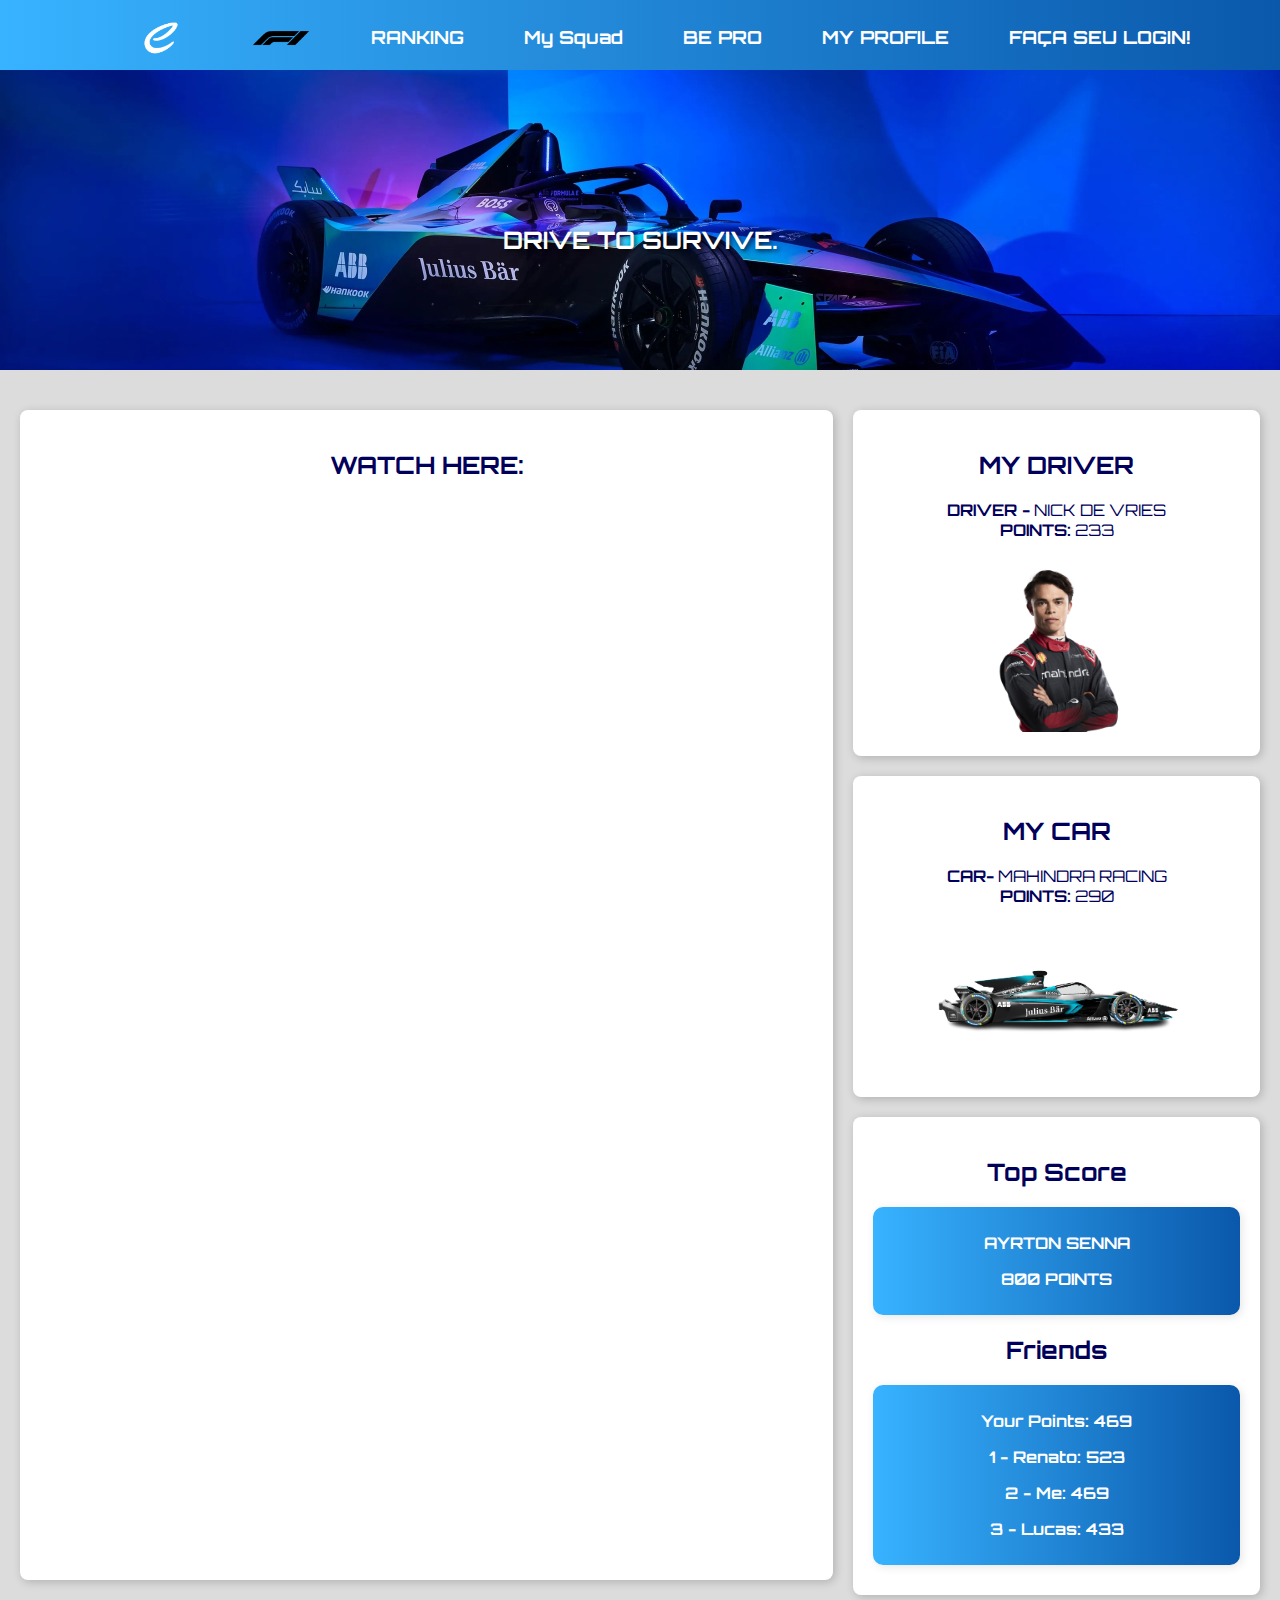
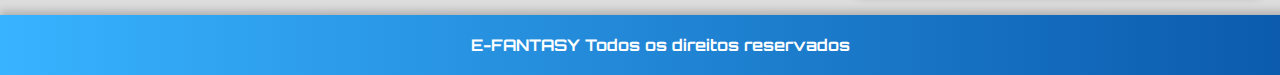
<file: index.html>
<!DOCTYPE html>
<html lang="pt-br">

<head>
    <meta charset="UTF-8">
    <meta name="viewport" content="width=device-width, initial-scale=1.0">
    <title>Fórmula E - Mahindra</title>
    <link rel="stylesheet" href="assets/main.css">
</head>

<body>
    <header>
        <nav>
            <ul class="menu">
                <li><a href="index.html"><img class="f1mode-logo" src="assets/fe.png"></a></li>
                <li><a href="f1mode/index.html"><img class="f1mode-logo" src="assets/f1logo.png"></a></li>
                <li><a href="pages/ranking.html">RANKING</a></li>
                <li><a href="pages/squad.html">My Squad</a></li>
                <li><a href="pages/bepro.html">BE PRO</a></li>
                <li><a href="pages/perfil.html">MY PROFILE</a></li>
                <li><a href="pages/login.html">FAÇA SEU LOGIN!</a></li>
            </ul>
        </nav>
    </header>

    <!-- Slider de Destaques -->
    <div class="slider">
        <div class="slide active" style="background-image: url('assets/m4623_crop169006_2560x1440_1696869794549A.jpg');">
            <p>DRIVE TO SURVIVE.</p>
        </div>
        <div class="slide" style="background-image: url('assets/nio-formula-e-uhd-4k-wallpaper.jpg');">
            <p>BREAK THE LIMITS</p>
        </div>
        <div class="slide" style="background-image: url('assets/formula-e-wqhd-1440p-wallpaper.jpg');">
            <p>WELCOME TO THE FUTURE</p>
        </div>
    </div>


    <!-- Contagem Regressiva -->
    <div id="countdown"></div>

    <!-- Conteúdo Principal -->
    <div class="main-container">
        <div class="left-box nextrace">
            <h2> WATCH HERE: </h2>
            <iframe width="100%" height="715" src="https://www.youtube.com/embed/CEyc585qtr4?si=EUmhzmLHEeGlgO3O"
                title="YouTube video player" frameborder="0" allowfullscreen></iframe>
            <br>
        </div>

        
        <div class="right-box">
            <div class="box piloto">
                <h2>MY DRIVER</h2>
                <p><strong>DRIVER -</strong> NICK DE VRIES<br><strong>POINTS:</strong> 233</p>
                <img src="assets/piloto.png" alt="Driver">
            </div>

            <div class="box carro">
                <h2>MY CAR</h2>
                <p><strong>CAR-</strong> MAHINDRA RACING <br><strong>POINTS:</strong> 290</p>
                <img class="" src="assets/car.png" alt="Car">
            </div>

            <div class="box ranking">
                <div class="top-score">
                    <h2>Top Score</h2>
                    <!-- Box para TERRORCB e 800 Points -->
                    <div class="top-score-box">
                        <p>AYRTON SENNA</p>
                        <p>800 POINTS</p>
                    </div>
                </div>

                <div class="friends-ranking">
                    <h2>Friends</h2>
                    <!-- Box para Your Points e ranking de amigos -->
                    <div class="friends-ranking-box">
                        <p>Your Points: 469</p>
                        <p>1 - Renato: 523</p>
                        <p>2 - Me: 469</p>
                        <p>3 - Lucas: 433</p>
                    </div>
                </div>
            </div>


        </div>
    </div>

    <!-- Botão de Voltar ao Topo -->
    <button id="backToTop">RETURN TO TOP</button>
    <footer class="footer">E-FANTASY Todos os direitos reservados</footer>


    <script src="script.js"></script>
</body>

</html>
</file>
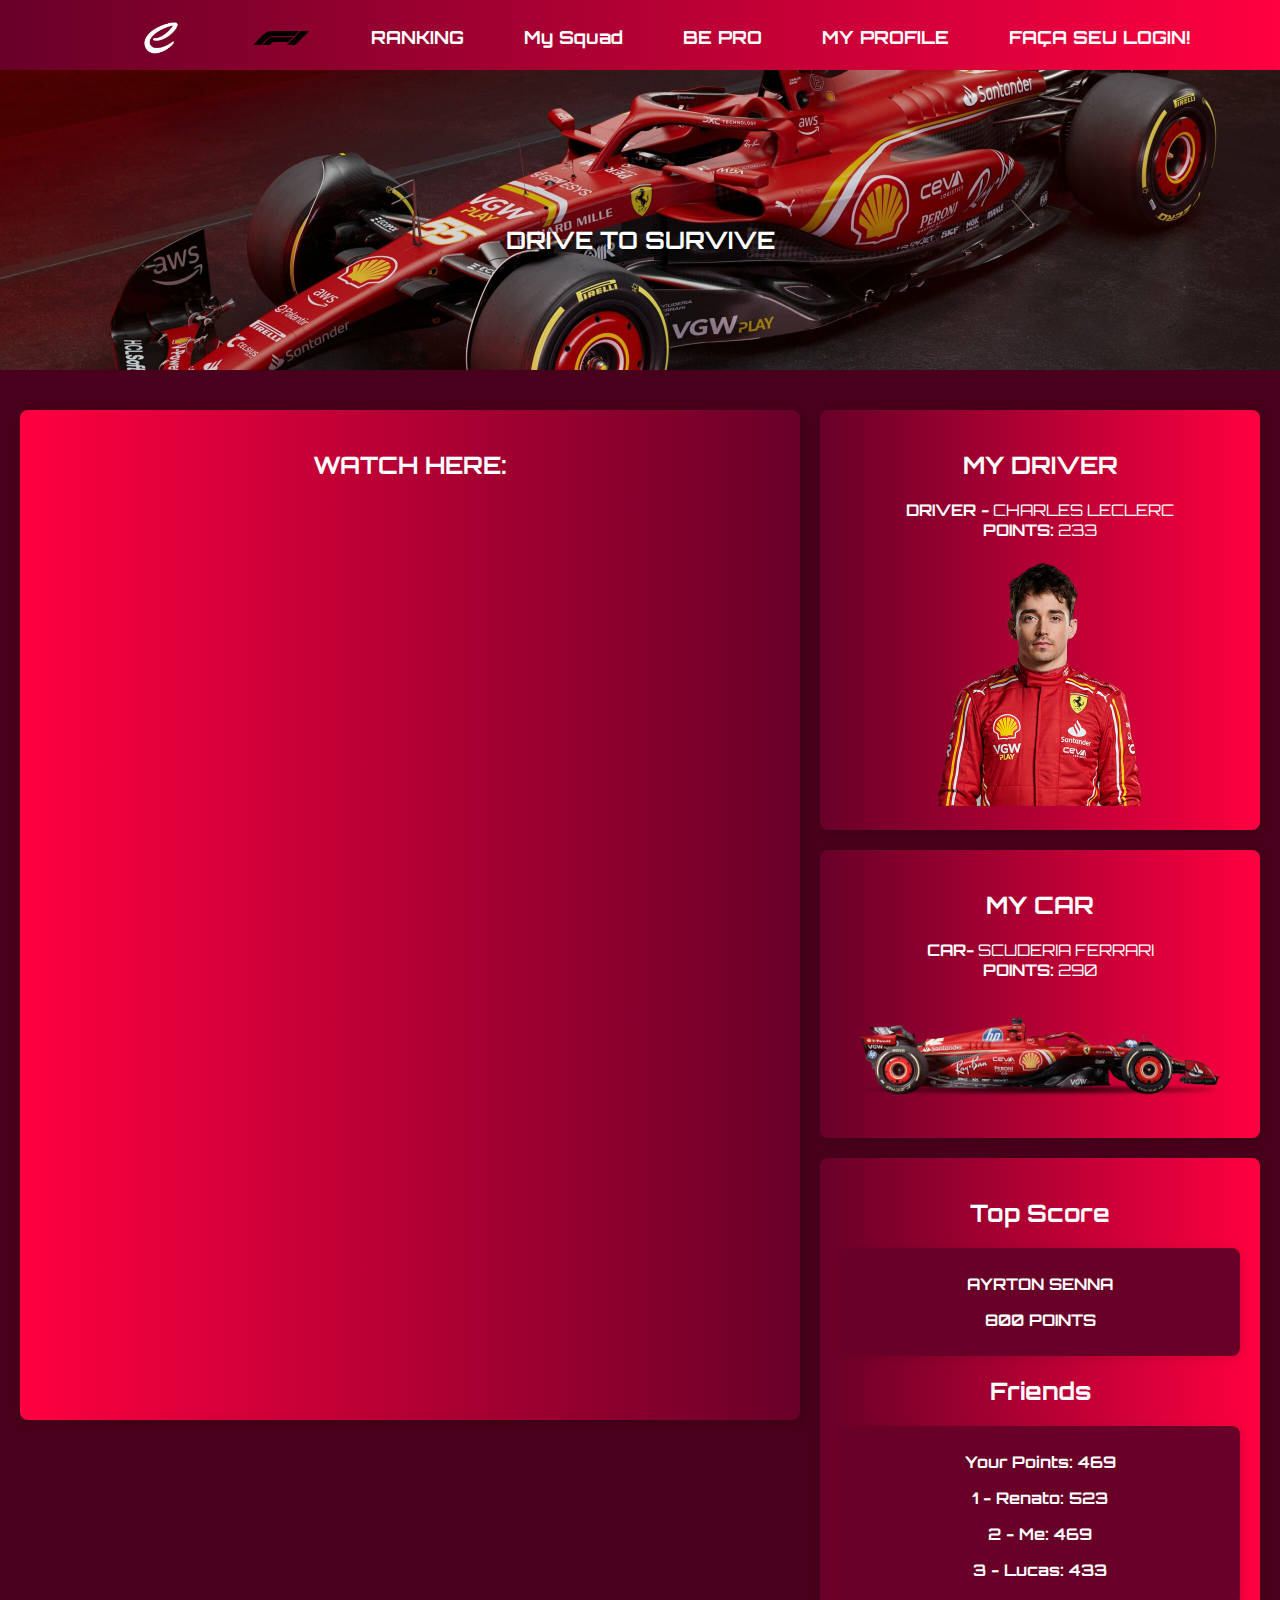
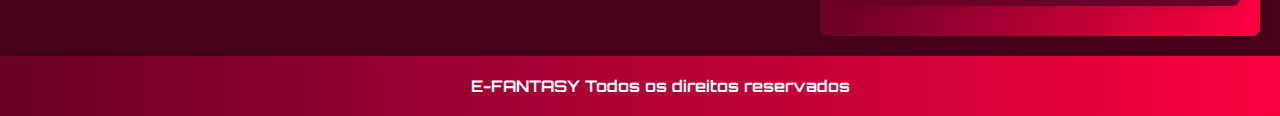
<file: f1mode/index.html>
<!DOCTYPE html>
<html lang="pt-br">

<head>
    <meta charset="UTF-8">
    <meta name="viewport" content="width=device-width, initial-scale=1.0">
    <title>Fórmula E - Mahindra</title>
    <link rel="stylesheet" href="assets/main.css">
</head>

<body>
    <header>
        <nav>
            <ul class="menu">
                <li><a href="../index.html"><img class="f1mode-logo" src="../assets/fe.png"></a></li>
                <li><a href="index.html"><img class="f1mode-logo" src="../assets/f1logo.png"></a></li>
                <li><a href="pages/ranking.html">RANKING</a></li>
                <li><a href="pages/squad.html">My Squad</a></li>
                <li><a href="pages/bepro.html">BE PRO</a></li>
                <li><a href="pages/perfil.html">MY PROFILE</a></li>
                <li><a href="pages/login.html">FAÇA SEU LOGIN!</a></li>
            </ul>
        </nav>
    </header>

    <!-- Slider de Destaques -->
    <div class="slider">
        <div class="slide active" style="background-image: url('assets/ggnm3mdw8aa5rd1-scaled.jpg');">
            <p>DRIVE TO SURVIVE</p>
        </div>
        <div class="slide" style="background-image: url('assets//ggnm3mdw8aa5rd1-scaled.jpg');">
            <p>FEEL THE SPEED</p>
        </div>
        <div class="slide" style="background-image: url('assets/1920x1280_687916_www.ArtFile.ru.jpg');">
            <p>LIVE THE EMOTION</p>
        </div>
    </div>


    <!-- Contagem Regressiva -->
    <div id="countdown"></div>

    <div class="main-container">
        <div class="left-box nextrace">
            <h2> WATCH HERE: </h2>
            <iframe width="100%" height="715" src="https://www.youtube.com/embed/EqT7ey4zXO8?si=-z7wzB-xmWd2zNsv" title="YouTube video player" frameborder="0" allow="accelerometer; autoplay; clipboard-write; encrypted-media; gyroscope; picture-in-picture; web-share" referrerpolicy="strict-origin-when-cross-origin" allowfullscreen></iframe>
            <br>
        </div>

        
        <div class="right-box">
            <div class="box piloto">
                <h2>MY DRIVER</h2>
                <p><strong>DRIVER -</strong> CHARLES LECLERC<br><strong>POINTS:</strong> 233</p>
                <img src="assets/leclerc.png" alt="Driver">
            </div>

            <div class="box carro">
                <h2>MY CAR</h2>
                <p><strong>CAR-</strong> SCUDERIA FERRARI <br><strong>POINTS:</strong> 290</p>
                <img class="carro" src="assets/ferrari.png" alt="Car">
            </div>

            <div class="box ranking">
                <div class="top-score">
                    <h2>Top Score</h2>
                    <!-- Box para TERRORCB e 800 Points -->
                    <div class="top-score-box">
                        <p>AYRTON SENNA</p>
                        <p>800 POINTS</p>
                    </div>
                </div>

                <div class="friends-ranking">
                    <h2>Friends</h2>
                    <!-- Box para Your Points e ranking de amigos -->
                    <div class="friends-ranking-box">
                        <p>Your Points: 469</p>
                        <p>1 - Renato: 523</p>
                        <p>2 - Me: 469</p>
                        <p>3 - Lucas: 433</p>
                    </div>
                </div>
            </div>


        </div>
    </div>



        </div>
    </div>

    <!-- Botão de Voltar ao Topo -->
    <button id="backToTop">Voltar ao Topo</button>
    <footer class="footer">E-FANTASY Todos os direitos reservados</footer>




    <script src="script.js"></script>
</body>

</html>
</file>
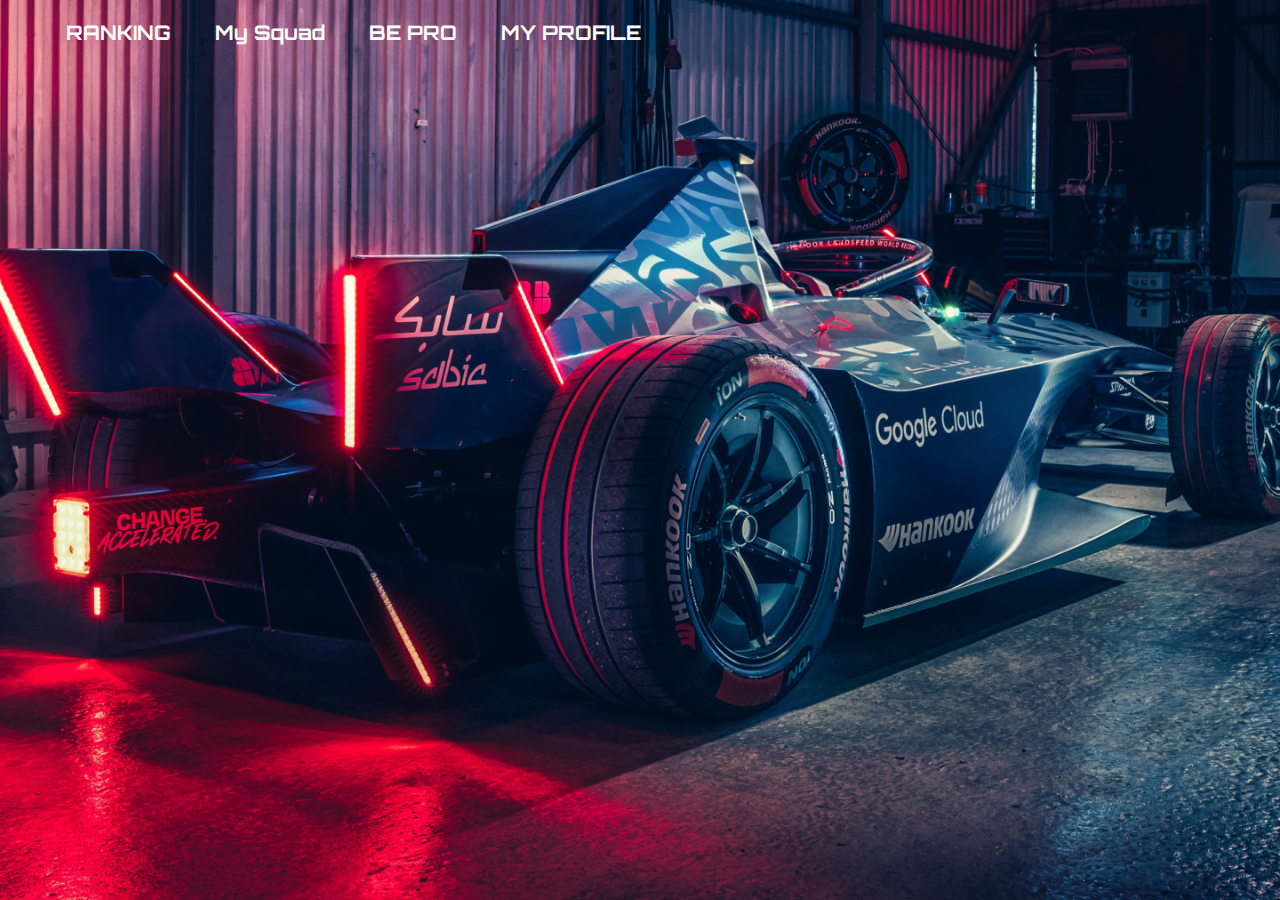
<file: pages/bepro.html>
<!DOCTYPE html>
<html lang="en">

<head>
    <meta charset="UTF-8">
    <meta name="viewport" content="width=device-width, initial-scale=1.0">
    <meta http-equiv="X-UA-Compatible" content="IE=edge">
    <title>BE-Pro Membership</title>
    <link rel="stylesheet" href="../assets/bepro.css">
</head>

<body>
    <header>
        <nav>
            <ul class="menu">
                <li><a href="ranking.html">RANKING</a></li>
                <li><a href="squad.html">My Squad</a></li>
                <li><a href="bepro.html">BE PRO</a></li>
                <li><a href="perfil.html">MY PROFILE</a></li>
            </ul>
        </nav>
    </header>

    <section class="promo-section">
        <div class="promo-content">
            <h1>BE PART OF THE TEAM</h1>
            <div class="plan">
                <br>
                <span>BE-pro</span>
                <br>
            </div>
            <div class="price">
                <span>$19,00 per month</span>
                <br>
            </div>
            <button id="more-details-btn">More Details</button>
            <div id="details" class="hidden">
                <p>Join the BE-Pro team and get exclusive content, behind-the-scenes access, and more for just $19 a month!</p>
            </div>
        </div>
    </section>

    <script>
        // Seleciona o botão e a div de detalhes
        const moreDetailsBtn = document.getElementById('more-details-btn');
        const detailsDiv = document.getElementById('details');
        // Adiciona um event listener ao botão
        moreDetailsBtn.addEventListener('click', function () {
            // Verifica se a div está oculta e alterna a visibilidade
            if (detailsDiv.classList.contains('hidden')) {
                detailsDiv.classList.remove('hidden');
                detailsDiv.style.display = 'block';
                moreDetailsBtn.textContent = 'Hide Details';
            } else {

                detailsDiv.classList.add('hidden');
                detailsDiv.style.display = 'none';
                moreDetailsBtn.textContent = 'More Details';
            }
        });

    </script>
</body>

</html>
</file>
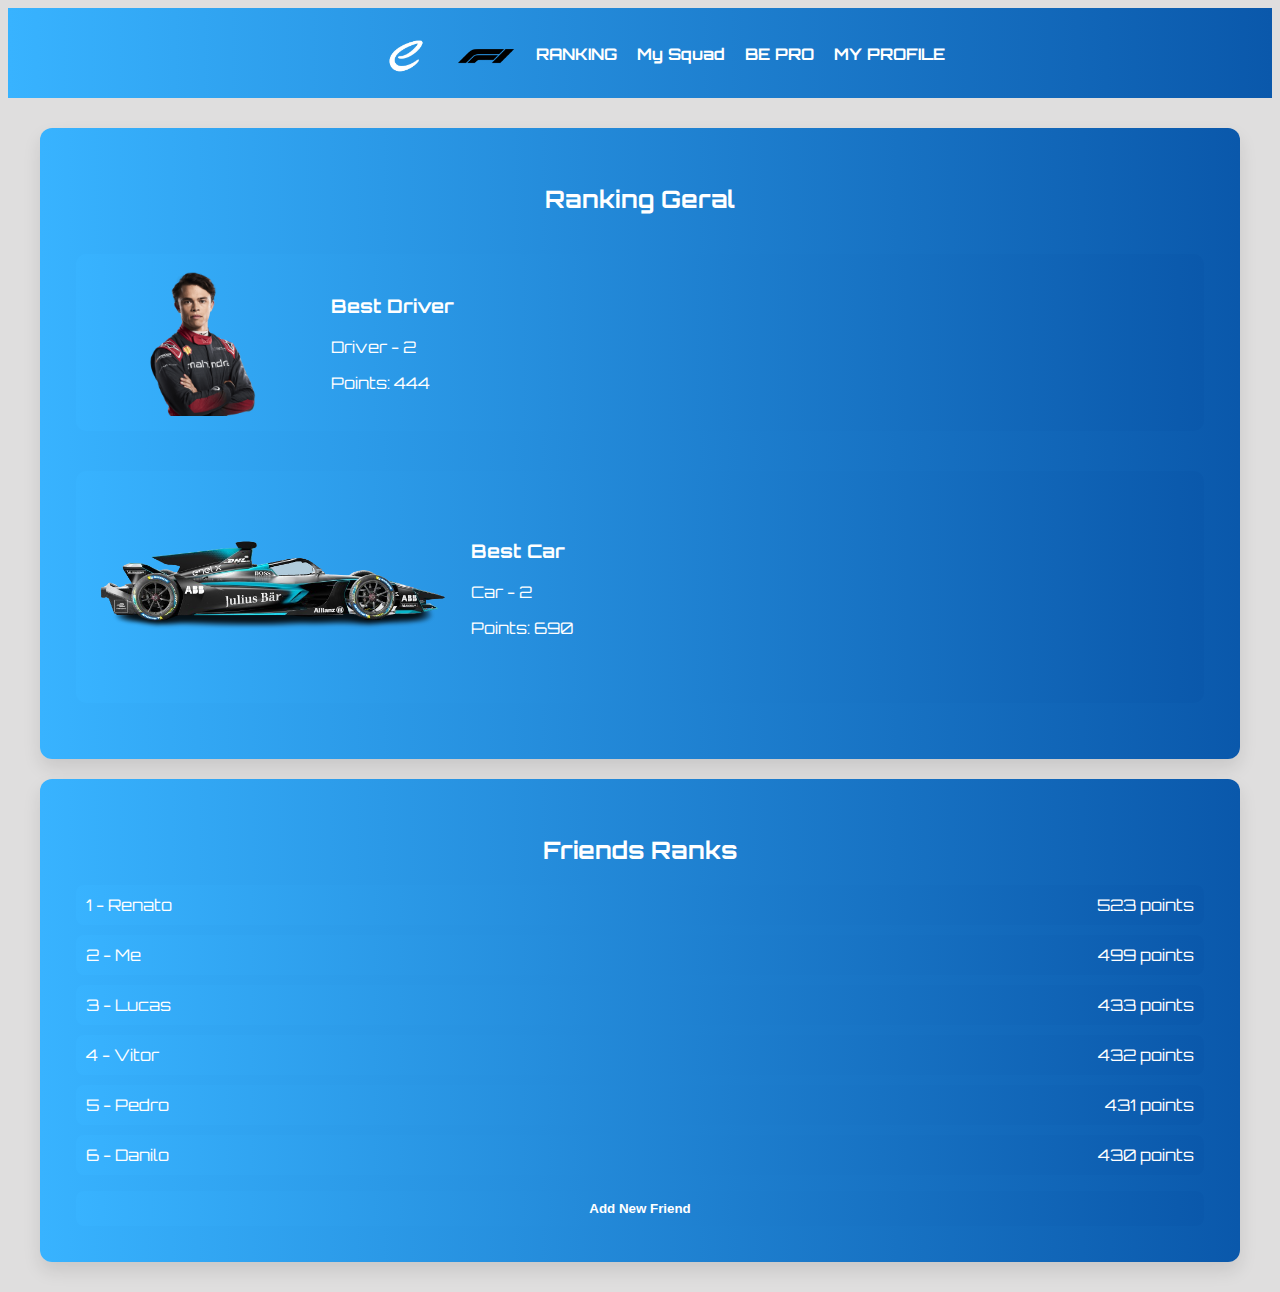
<file: pages/ranking.html>
<!DOCTYPE html>
<html lang="pt-br">

<head>
    <meta charset="UTF-8">
    <meta name="viewport" content="width=device-width, initial-scale=1.0">
    <title>Ranking</title>
    <link rel="stylesheet" href="../assets/ranking.css">
</head>

<body>
    <header>
        <nav>
            <ul class="menu">
                <li><a href="../index.html"><img class="f1mode-logo" src="../assets/fe.png"></a></li>
                <li><a href="../f1mode/index.html"><img class="f1mode-logo" src="../assets/f1logo.png"></a></li>
                <li><a href="ranking.html">RANKING</a></li>
                <li><a href="squad.html">My Squad</a></li>
                <li><a href="bepro.html">BE PRO</a></li>
                <li><a href="perfil.html">MY PROFILE</a></li>
            </ul>
        </nav>
    </header>

    <div class="ranking-container">
        <div class="ranking">
            <h2>Ranking Geral</h2>
            
            <br>

            <!-- Piloto -->
            <div class="best-item best-driver">
                <img src="../assets/piloto.png" alt="Driver Image">
                <div class="best-item-info">
                    <h3>Best Driver</h3>
                    <p>Driver - 2</p>
                    <p>Points: 444</p>
                </div>
            </div>
            
            <br>

            <!-- Carro -->
            <div class="best-item best-car">
                <img src="../assets/car.png" alt="Car Image">
                <div class="best-item-info">
                    <h3>Best Car</h3>
                    <p>Car - 2</p>
                    <p>Points: 690</p>
                </div>
            </div>
        </div>

        <div class="friends-ranks">
            <h2>Friends Ranks</h2>
            <ul id="friends-list">
                <li>
                    <span>1 - Renato</span> 
                    <span>523 points</span>
                </li>
                <li>
                    <span>2 - Me</span> 
                    <span>499 points</span>
                </li>
                <li>
                    <span>3 - Lucas</span> 
                    <span>433 points</span>
                </li>
                <li>
                    <span>4 - Vitor</span> 
                    <span>432 points</span>
                </li>
                <li>
                    <span>5 - Pedro</span> 
                    <span>431 points</span>
                </li>
                <li>
                    <span>6 - Danilo</span> 
                    <span>430 points</span>
                </li>
            </ul>
            <button class="add-friend" onclick="addFriend()">Add New Friend</button>
        </div>
    </div>

    <script>
        // Filtro dinâmico para Friends Ranks
        document.getElementById('filter').addEventListener('input', function () {
            const filterValue = this.value.toLowerCase();
            const friendsList = document.querySelectorAll('#friends-list li');

            friendsList.forEach(function (friend) {
                if (friend.textContent.toLowerCase().includes(filterValue)) {
                    friend.style.display = 'flex';
                } else {
                    friend.style.display = 'none';
                }
            });
        });

        // Função para adicionar novos amigos ao ranking
        function addFriend() {
            const newFriendName = prompt("Enter the friend's name:");
            const newFriendPoints = prompt("Enter the friend's points:");
            if (newFriendName && newFriendPoints) {
                const friendsList = document.getElementById('friends-list');
                const newFriendItem = document.createElement('li');
                newFriendItem.innerHTML = `<span>${newFriendName}</span> <span>${newFriendPoints} points</span>`;
                friendsList.appendChild(newFriendItem);
            }
        }
    </script>
</body>

</html>
</file>
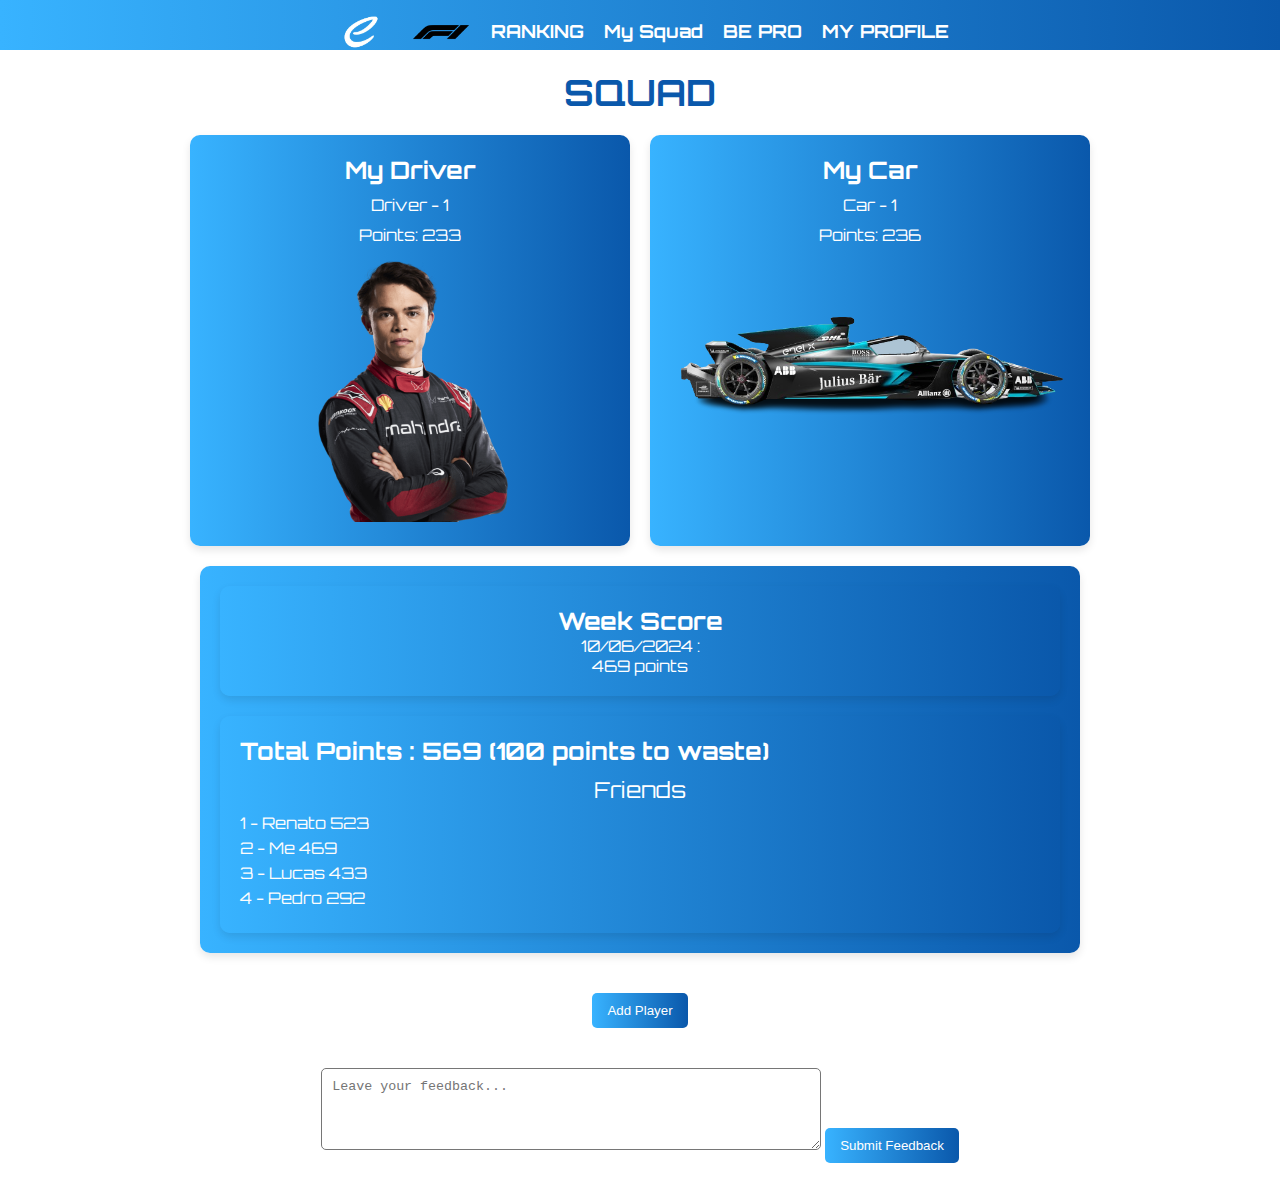
<file: pages/squad.html>
<!DOCTYPE html>
<html lang="pt-br">
<head>
    <meta charset="UTF-8">
    <meta name="viewport" content="width=device-width, initial-scale=1.0">
    <title>My Squad</title>
    <link rel="stylesheet" href="../assets/squad.css">
</head>
<body>
    <header>
        <nav>
            <ul class="menu">
                <li><a href="../index.html"><img class="f1mode-logo" src="../assets/fe.png"></a></li>
                <li><a href="../f1mode/index.html"><img class="f1mode-logo" src="../assets/f1logo.png"></a></li>
                <li><a href="ranking.html">RANKING</a></li>
                <li><a href="squad.html">My Squad</a></li>
                <li><a href="bepro.html">BE PRO</a></li>
                <li><a href="perfil.html">MY PROFILE</a></li>
            </ul>
        </nav>
    </header>

    <div class="main-container">
        <h1 class="title">SQUAD</h1>

        <div class="info-container">
            <div class="card driver-card">
                <h2>My Driver</h2>
                <p>Driver - 1</p>
                <p>Points: 233</p>
                <img src="../assets/piloto.png" alt="Driver Image">
            </div>

            <div class="card car-card">
                <h2>My Car</h2>
                <p>Car - 1</p>
                <p>Points: 236</p>
                <img src="../assets/car.png" alt="Car Image">
            </div>
        </div>

        <div class="score-container">
            <div class="week-score-container">
                <div class="week-score-box">
                    <h2>Week Score</h2>
                    <p>10/06/2024 :</p>
                    <div class="score-box">
                        <p>469 points</p>
                    </div>
                </div>

                <div class="total-points-box">
                    <h2>Total Points : 569 (100 points to waste)</h2>
                    <p>Friends</p>
                    <ul id="friend-list">
                        <li>1 - Renato 523</li>
                        <li>2 - Me 469</li>
                        <li>3 - Lucas 433</li>
                        <li>4 - Pedro 292</li>                     
                    </ul>
                </div>
            </div>
        </div>
        
        <br>
        
        <div class="add-player-section">
            <button class="add-player-btn" id="add-player-button">Add Player</button>
            <form id="add-player-form" style="display: none;">
                <input type="text" id="player-name" placeholder="Player Name" required>
                <input type="text" id="player-position" placeholder="Player Position" required>
                <button type="submit">Add</button>
            </form>
        </div>
        
        <br>

        <div class="feedback">
            <textarea id="feedback-text" rows="4" placeholder="Leave your feedback..."></textarea>
            <button id="submit-feedback">Submit Feedback</button>
        </div>

        <div class="notification" id="notification">Notification</div>
    </div>

    <script>
        // Add Player
        const addPlayerButton = document.getElementById("add-player-button");
        const addPlayerForm = document.getElementById("add-player-form");
        const squadList = document.getElementById("friend-list");

        addPlayerButton.addEventListener("click", () => {
            addPlayerForm.style.display = addPlayerForm.style.display === "none" ? "block" : "none";
        });

        addPlayerForm.addEventListener("submit", (event) => {
            event.preventDefault();
            const playerName = document.getElementById("player-name").value;
            const playerPosition = document.getElementById("player-position").value;

            const listItem = document.createElement("li");
            listItem.innerHTML = `
                <span class="player-name">${playerName}</span> - 
                <span class="player-position">${playerPosition}</span>
            `;
            squadList.appendChild(listItem);

            addPlayerForm.style.display = "none";
            document.getElementById("player-name").value = '';
            document.getElementById("player-position").value = '';
            showNotification("Player added to squad!");
        });

        // Sort Friends by Points
        const sortFriendsButton = document.getElementById("sort-friends");
        sortFriendsButton.addEventListener("click", () => {
            const friendList = document.getElementById("friend-list");
            let friends = Array.from(friendList.querySelectorAll("li"));
            friends.sort((a, b) => parseInt(b.textContent.split(" ")[2]) - parseInt(a.textContent.split(" ")[2]));
            friendList.innerHTML = "";
            friends.forEach(friend => friendList.appendChild(friend));
            showNotification("Friend list sorted by points!");
        });

        // Submit Feedback
        const submitFeedbackButton = document.getElementById("submit-feedback");
        submitFeedbackButton.addEventListener("click", () => {
            const feedbackText = document.getElementById("feedback-text").value;
            if (feedbackText.trim() !== "") {
                showNotification("Feedback submitted. Thank you!");
                document.getElementById("feedback-text").value = "";
            } else {
                showNotification("Please write some feedback before submitting.");
            }
        });

        // Show Notification
        function showNotification(message) {
            const notification = document.getElementById("notification");
            notification.textContent = message;
            notification.style.display = "block";
            notification.style.opacity = "1";

            setTimeout(() => {
                notification.style.opacity = "0";
                setTimeout(() => {
                    notification.style.display = "none";
                }, 500);
            }, 3000);
        }
    </script>
</body>
</html>
</file>
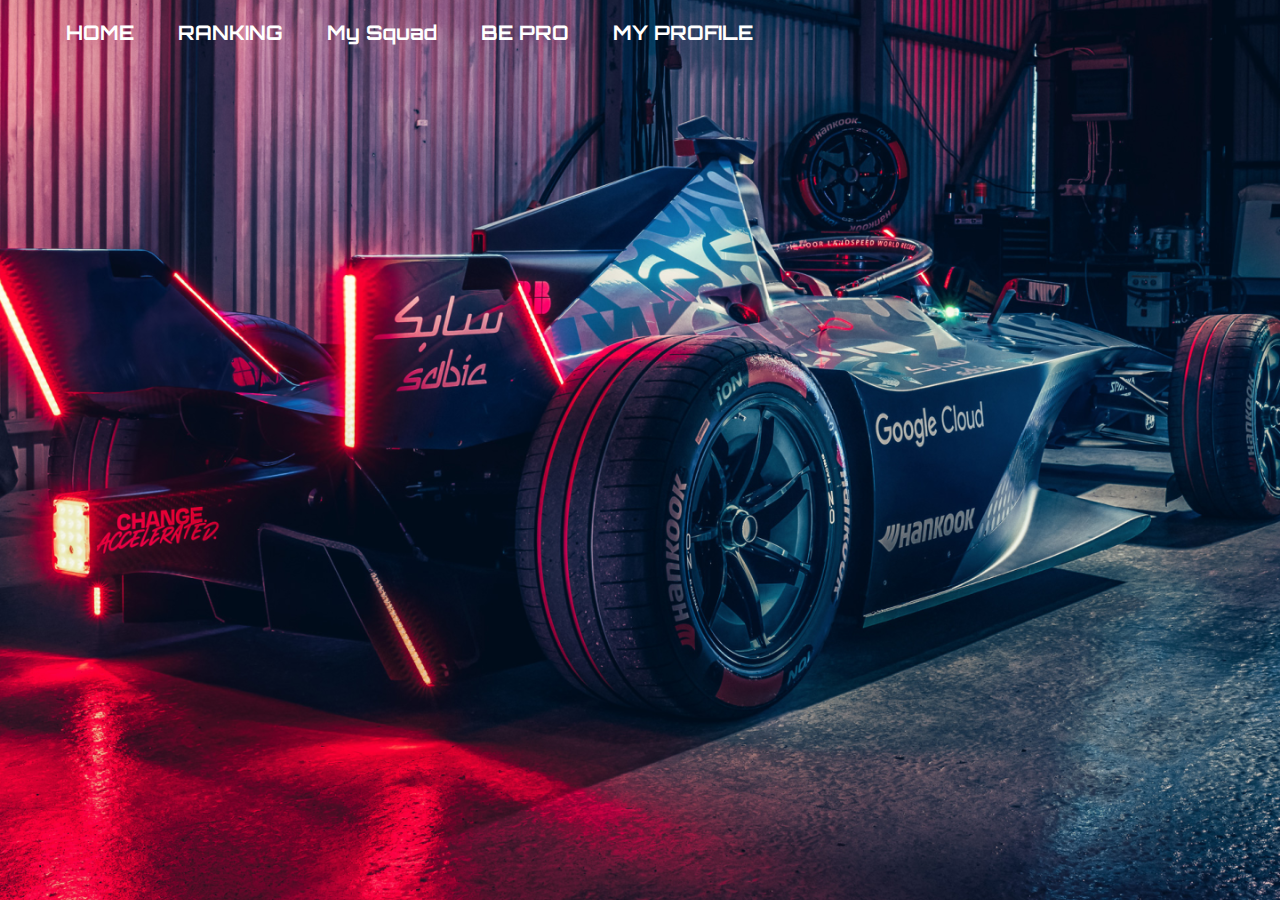
<file: f1mode/pages/bepro.html>
<!DOCTYPE html>
<html lang="en">

<head>
    <meta charset="UTF-8">
    <meta name="viewport" content="width=device-width, initial-scale=1.0">
    <meta http-equiv="X-UA-Compatible" content="IE=edge">
    <title>BE-Pro Membership</title>
    <link rel="stylesheet" href="../assets/bepro.css">
</head>

<body>
    <header>
        <nav>
            <ul class="menu">
                <li><a href="../index.html">HOME</a></li>
                <li><a href="ranking.html">RANKING</a></li>
                <li><a href="squad.html">My Squad</a></li>
                <li><a href="bepro.html">BE PRO</a></li>
                <li><a href="perfil.html">MY PROFILE</a></li>
            </ul>
        </nav>
    </header>

    <section class="promo-section">
        <div class="promo-content">
            <h1>BE PART OF THE TEAM</h1>
            <div class="plan">
                <br>
                <span>BE-pro</span>
                <br>
            </div>
            <div class="price">
                <span>$19,00 per month</span>
                <br>
            </div>
            <button id="more-details-btn">More Details</button>
            <div id="details" class="hidden">
                <p>Join the BE-Pro team and get exclusive content, behind-the-scenes access, and more for just $19 a month!</p>
            </div>
        </div>
    </section>

    <script>
        // Seleciona o botão e a div de detalhes
        const moreDetailsBtn = document.getElementById('more-details-btn');
        const detailsDiv = document.getElementById('details');
        // Adiciona um event listener ao botão
        moreDetailsBtn.addEventListener('click', function () {
            // Verifica se a div está oculta e alterna a visibilidade
            if (detailsDiv.classList.contains('hidden')) {
                detailsDiv.classList.remove('hidden');
                detailsDiv.style.display = 'block';
                moreDetailsBtn.textContent = 'Hide Details';
            } else {

                detailsDiv.classList.add('hidden');
                detailsDiv.style.display = 'none';
                moreDetailsBtn.textContent = 'More Details';
            }
        });

    </script>
</body>

</html>
</file>
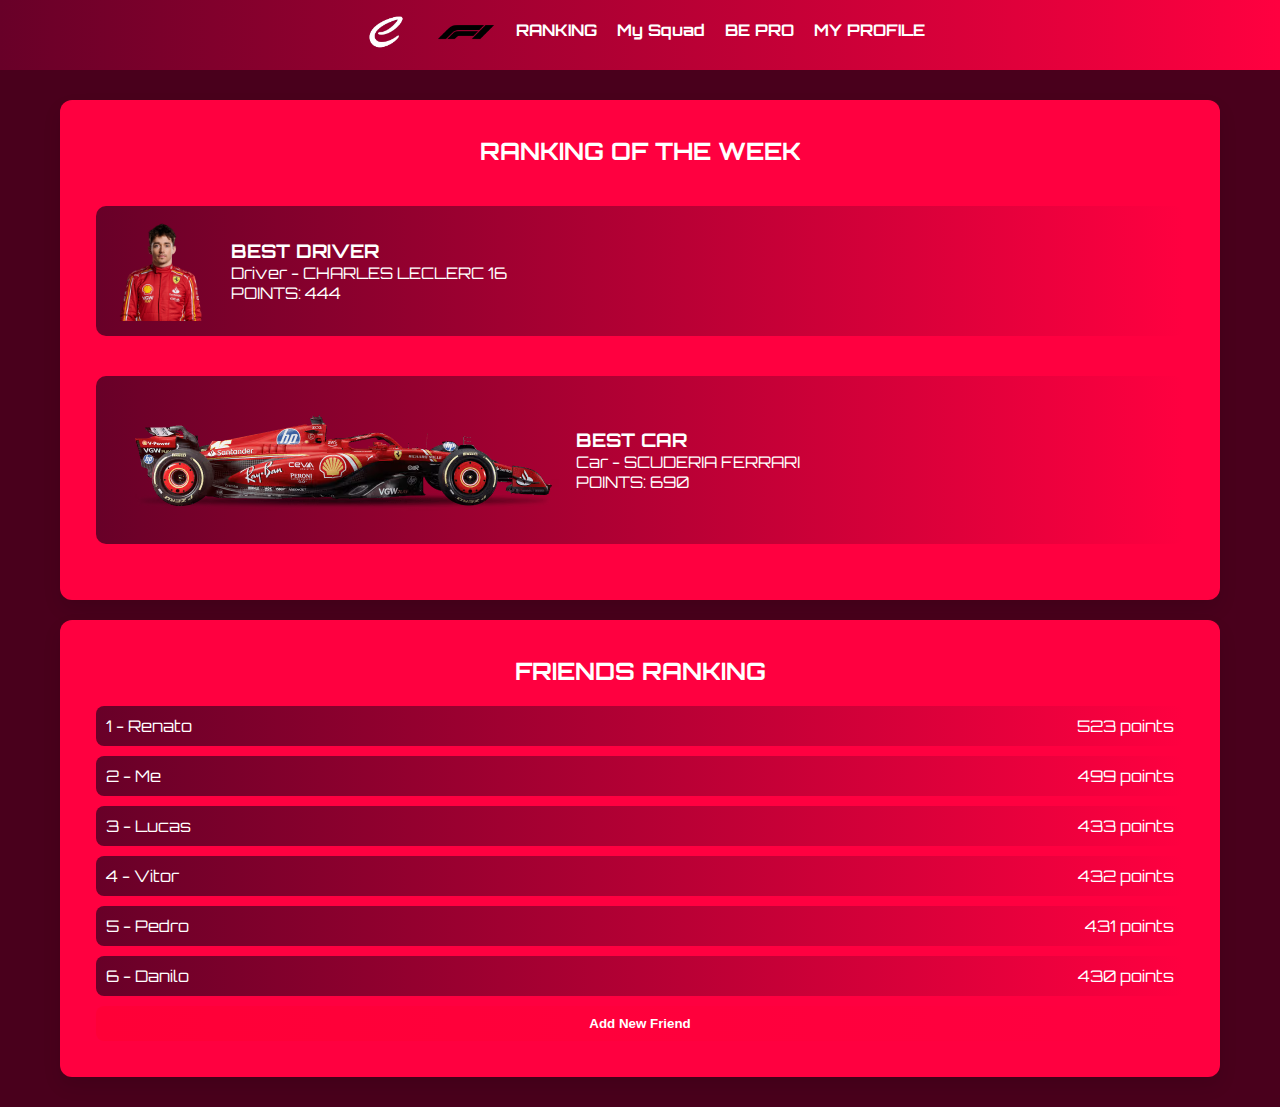
<file: f1mode/pages/ranking.html>
<!DOCTYPE html>
<html lang="pt-br">

<head>
    <meta charset="UTF-8">
    <meta name="viewport" content="width=device-width, initial-scale=1.0">
    <title>Ranking</title>
    <link rel="stylesheet" href="../assets/ranking.css">
</head>

<body>
    <header>
        <nav>
            <ul class="menu">
                <li><a href="../../index.html"><img class="f1mode-logo" src="../assets/fe.png"></a></li>
                <li><a href="../index.html"><img class="f1mode-logo" src="../assets/f1logo.png"></a></li>
                <li><a href="ranking.html">RANKING</a></li>
                <li><a href="squad.html">My Squad</a></li>
                <li><a href="bepro.html">BE PRO</a></li>
                <li><a href="perfil.html">MY PROFILE</a></li>
            </ul>
        </nav>
    </header>

    <div class="ranking-container">
        <div class="ranking">
            <h2>RANKING OF THE WEEK</h2>
            
            <br>

            <div class="best-item">
                <img src="../assets/leclerc.png" alt="Driver Image">
                <div class="best-item-info">
                    <h3>BEST DRIVER</h3>
                    <p>Driver - CHARLES LECLERC 16</p>
                    <p>POINTS: 444</p>
                </div>
            </div>
            
            <br>

            <div class="best-car">
                <img src="../assets/ferrari.png" alt="Car Image">
                <div class="best-item-info">
                    <h3>BEST CAR</h3>
                    <p>Car - SCUDERIA FERRARI</p>
                    <p>POINTS: 690</p>
                </div>
            </div>
        </div>

        <div class="friends-ranks">
            <h2>FRIENDS RANKING</h2>
            <ul id="friends-list">
                <li>
                    <span>1 - Renato</span> 
                    <span>523 points</span>
                </li>
                <li>
                    <span>2 - Me</span> 
                    <span>499 points</span>
                </li>
                <li>
                    <span>3 - Lucas</span> 
                    <span>433 points</span>
                </li>
                <li>
                    <span>4 - Vitor</span> 
                    <span>432 points</span>
                </li>
                <li>
                    <span>5 - Pedro</span> 
                    <span>431 points</span>
                </li>
                <li>
                    <span>6 - Danilo</span> 
                    <span>430 points</span>
                </li>
            </ul>
            <button class="add-friend" onclick="addFriend()">Add New Friend</button>
        </div>
    </div>

    <script>
        // Filtro dinâmico para Friends Ranks
        document.getElementById('filter').addEventListener('input', function () {
            const filterValue = this.value.toLowerCase();
            const friendsList = document.querySelectorAll('#friends-list li');

            friendsList.forEach(function (friend) {
                if (friend.textContent.toLowerCase().includes(filterValue)) {
                    friend.style.display = 'flex';
                } else {
                    friend.style.display = 'none';
                }
            });
        });

        // Função para adicionar novos amigos ao ranking
        function addFriend() {
            const newFriendName = prompt("Enter the friend's name:");
            const newFriendPoints = prompt("Enter the friend's points:");
            if (newFriendName && newFriendPoints) {
                const friendsList = document.getElementById('friends-list');
                const newFriendItem = document.createElement('li');
                newFriendItem.innerHTML = `<span>${newFriendName}</span> <span>${newFriendPoints} points</span>`;
                friendsList.appendChild(newFriendItem);
            }
        }
    </script>
</body>

</html>
</file>
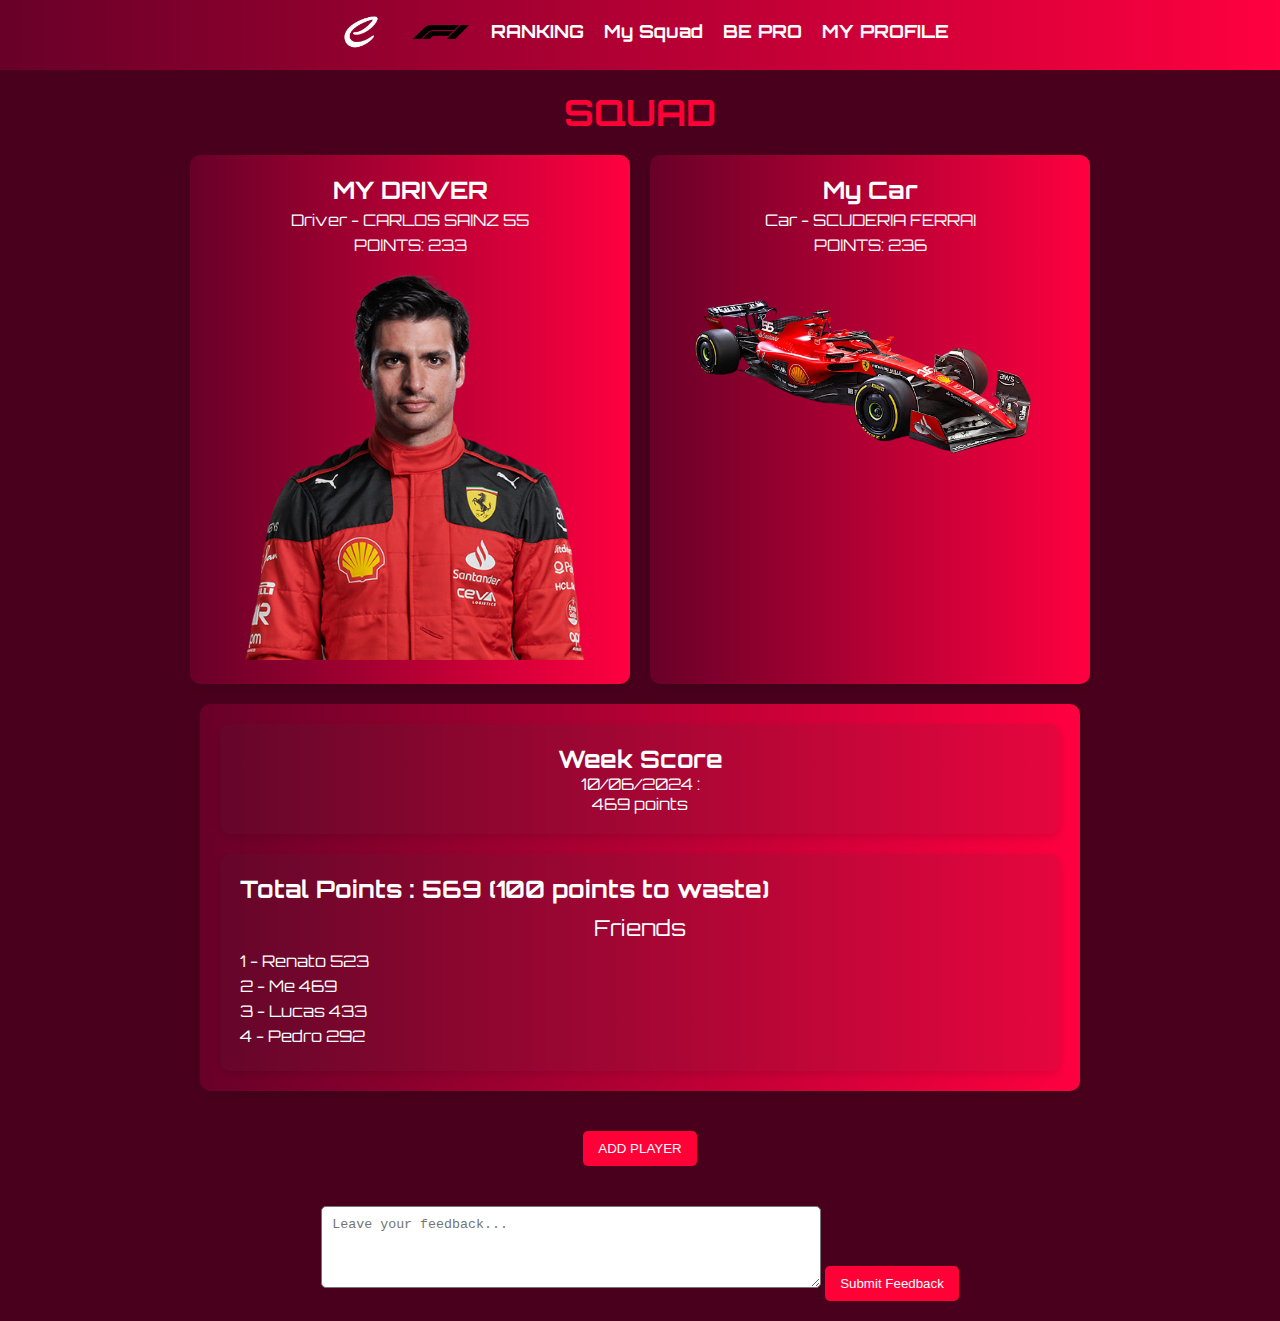
<file: f1mode/pages/squad.html>
<!DOCTYPE html>
<html lang="pt-br">
<head>
    <meta charset="UTF-8">
    <meta name="viewport" content="width=device-width, initial-scale=1.0">
    <title>My Squad</title>
    <link rel="stylesheet" href="../assets/squad.css">
</head>
<body>
    <header>
        <nav>
            <ul class="menu">
                <li><a href="../../index.html"><img class="f1mode-logo" src="../assets/fe.png"></a></li>
                <li><a href="../index.html"><img class="f1mode-logo" src="../assets/f1logo.png"></a></li>
                <li><a href="ranking.html">RANKING</a></li>
                <li><a href="squad.html">My Squad</a></li>
                <li><a href="bepro.html">BE PRO</a></li>
                <li><a href="perfil.html">MY PROFILE</a></li>
            </ul>
        </nav>
    </header>

    <div class="main-container">
        <h1 class="title">SQUAD</h1>

        <div class="info-container">
            <div class="card driver-card">
                <h2>MY DRIVER</h2>
                <p>Driver - CARLOS SAINZ 55</p>
                <p>POINTS: 233</p>
                <img src="../assets/sainz.png" alt="Driver Image">
            </div>

            <div class="card car-card">
                <h2>My Car</h2>
                <p>Car - SCUDERIA FERRAI</p>
                <p>POINTS: 236</p>
                <img src="../assets/ferrari2.jpg" alt="Car Image">
            </div>
        </div>

        <div class="score-container">
            <div class="week-score-container">
                <div class="week-score-box">
                    <h2>Week Score</h2>
                    <p>10/06/2024 :</p>
                    <div class="score-box">
                        <p>469 points</p>
                    </div>
                </div>

                <div class="total-points-box">
                    <h2>Total Points : 569 (100 points to waste)</h2>
                    <p>Friends</p>
                    <ul id="friend-list">
                        <li>1 - Renato 523</li>
                        <li>2 - Me 469</li>
                        <li>3 - Lucas 433</li>
                        <li>4 - Pedro 292</li>                     
                    </ul>
                </div>
            </div>
        </div>
        
        <br>
        
        <div class="add-player-section">
            <button class="add-player-btn" id="add-player-button">ADD PLAYER</button>
            <form id="add-player-form" style="display: none;">
                <input type="text" id="player-name" placeholder="Player Name" required>
                <input type="text" id="player-position" placeholder="Player Position" required>
                <button type="submit">Add</button>
            </form>
        </div>
        
        <br>

        <div class="feedback">
            <textarea id="feedback-text" rows="4" placeholder="Leave your feedback..."></textarea>
            <button id="submit-feedback">Submit Feedback</button>
        </div>

        <div class="notification" id="notification">Notification</div>
    </div>

    <script>
        // Add Player
        const addPlayerButton = document.getElementById("add-player-button");
        const addPlayerForm = document.getElementById("add-player-form");
        const squadList = document.getElementById("friend-list");

        addPlayerButton.addEventListener("click", () => {
            addPlayerForm.style.display = addPlayerForm.style.display === "none" ? "block" : "none";
        });

        addPlayerForm.addEventListener("submit", (event) => {
            event.preventDefault();
            const playerName = document.getElementById("player-name").value;
            const playerPosition = document.getElementById("player-position").value;

            const listItem = document.createElement("li");
            listItem.innerHTML = `
                <span class="player-name">${playerName}</span> - 
                <span class="player-position">${playerPosition}</span>
            `;
            squadList.appendChild(listItem);

            addPlayerForm.style.display = "none";
            document.getElementById("player-name").value = '';
            document.getElementById("player-position").value = '';
            showNotification("Player added to squad!");
        });

        // Sort Friends by Points
        const sortFriendsButton = document.getElementById("sort-friends");
        sortFriendsButton.addEventListener("click", () => {
            const friendList = document.getElementById("friend-list");
            let friends = Array.from(friendList.querySelectorAll("li"));
            friends.sort((a, b) => parseInt(b.textContent.split(" ")[2]) - parseInt(a.textContent.split(" ")[2]));
            friendList.innerHTML = "";
            friends.forEach(friend => friendList.appendChild(friend));
            showNotification("Friend list sorted by points!");
        });

        // Submit Feedback
        const submitFeedbackButton = document.getElementById("submit-feedback");
        submitFeedbackButton.addEventListener("click", () => {
            const feedbackText = document.getElementById("feedback-text").value;
            if (feedbackText.trim() !== "") {
                showNotification("Feedback submitted. Thank you!");
                document.getElementById("feedback-text").value = "";
            } else {
                showNotification("Please write some feedback before submitting.");
            }
        });

        // Show Notification
        function showNotification(message) {
            const notification = document.getElementById("notification");
            notification.textContent = message;
            notification.style.display = "block";
            notification.style.opacity = "1";

            setTimeout(() => {
                notification.style.opacity = "0";
                setTimeout(() => {
                    notification.style.display = "none";
                }, 500);
            }, 3000);
        }
    </script>
</body>
</html>
</file>
<file: assets/main.css>
/* Adicionando nova fonte Orbitron */
@import url('https://fonts.googleapis.com/css2?family=Orbitron:wght@400;700&display=swap');

body {
    font-family: 'Orbitron', sans-serif; /* Fonte alterada para Orbitron */
    margin: 0;
    padding: 0;
    background-color: #dddcdc;
}

footer {
    background: linear-gradient(to right, #38b3ff, #0a58ab);
    color: white;
    padding: 20px;
    text-align: center;
    font-size: 16px;
    font-weight: bold;
    box-shadow: 0 -4px 8px rgba(0, 0, 0, 0.2);
    position: relative;
    bottom: 0;
    width: 100%;
}

footer a {
    color: white;
    text-decoration: none;
    font-weight: bold;
    transition: color 0.3s ease;
}

footer a:hover {
    color: #bdbcbc;
}
/* No arquivo CSS */
.fade-out {
    opacity: 0;
    background: linear-gradient(to right, #680028, #ff0040);
    transition: opacity 0.5s ease, background-color 0.5s ease;
}



/* Restante do código existente */
.f1mode-logo {
    height: 60px;
    margin-top: -18px;
}

header {
    background: linear-gradient(to right, #38b3ff, #0a58ab);
    padding: 10px;
    border-radius: 2px solid #000000;
    max-height: 50px;
}

nav ul.menu {
    list-style: none;
    display: flex;
    justify-content: center;
    gap: 60px;
    color: white;
}

nav ul.menu li a:hover {
    color: #bdbcbc;
}

nav ul.menu li a {
    color: white;
    text-decoration: none;
    font-weight: bold;
    font-size: 18px;
}

.main-container {
    display: grid;
    grid-template-columns: 2fr 1fr; /* Define duas colunas com proporções 2:1 */
    gap: 20px;
    padding: 20px;
}

.left-box {
    height: 1130px;
    background-color: white;
    color: #00005a;
    border-radius: 8px;
    padding: 20px;
    text-align: center;
    box-shadow: 2px 2px 10px rgba(0, 0, 0, 0.2);
    transition: transform 0.3s ease;
}

.right-box {
    display: flex;
    flex-direction: column;
    gap: 20px;
}

.box {
    background-color: white;
    color: #00005a;
    border-radius: 8px;
    padding: 20px;
    text-align: center;
    box-shadow: 2px 2px 10px rgba(0, 0, 0, 0.2);
    transition: transform 0.3s ease;
}

.box:hover, .left-box:hover{
    transform: scale(1.03);
}

.piloto img, .carro img {
    width: 250px;
    height: auto;
    margin-top: 10px;
}

/* Slider */
.slider {
    display: flex;
    overflow: hidden;
    position: relative;
    width: 100%;
    height: 300px; /* Ajuste a altura conforme necessário */
    margin-bottom: 20px;
    color: rgb(255, 255, 255);
}

.slide {
    display: none;
    flex: 1;
    justify-content: center;
    align-items: center;
    padding: 20px;
    background-size: cover;
    background-position: center;
    height: 100%;
    text-align: center;
}

.slide.active {
    display: flex;
}

.slide p {
    font-size: 24px;
    font-weight: bold;
    text-shadow: 2px 2px 4px rgba(0, 0, 0, 0.7);
    margin: 0;
    padding: 10px;
}

/* Botão de Voltar ao Topo */
#backToTop {
    position: fixed;
    bottom: 20px;
    right: 20px;
    padding: 10px 20px;
    background-color: #333;
    color: white;
    border: none;
    border-radius: 14px;
    cursor: pointer;
    display: none;
}

#backToTop.show {
    display: block;
}

.top-score-box, .friends-ranking-box {
    background: linear-gradient(to right, #38b3ff, #0a58ab);
    color: #ffffff;
    border-radius: 10px;
    padding: 10px;
    margin: 10px 0;
    box-shadow: 2px 2px 10px rgba(0, 0, 0, 0.1);
    font-weight: bold;
    text-align: center;
}

/* Tooltip */
.tooltip {
    position: relative;
    display: inline-block;
}

.tooltip:hover::after {
    content: attr(data-tooltip);
    position: absolute;
    background-color: #333;
    color: #fff;
    padding: 5px;
    border-radius: 5px;
    top: -25px;
    left: 50%;
    transform: translateX(-50%);
    white-space: nowrap;
    font-size: 12px;
}

.in-progress {
    font-size: 24px;
    font-weight: bold;
    text-align: center;
    background: linear-gradient(to right, #38b3ff, #0a58ab);
    color: white;
    padding: 10px;
    border-radius: 5px;
    box-shadow: 0 4px 8px rgba(0, 0, 0, 0.2);
    animation: 3.5s infinite;
}

@keyframes pulse {
    0% {
        transform: scale(1);
    }
    50% {
        transform: scale(1.05);
    }
    100% {
        transform: scale(1);
    }
}

/* Media Queries para Responsividade */
@media (max-width: 1200px) {
    .main-container {
        grid-template-columns: 1fr; /* Muda para uma coluna em telas menores */
    }

    .left-box, .right-box {
        width: 100%;
    }
}

@media (max-width: 768px) {
    nav ul.menu {
        flex-direction: column;
        gap: 10px;
    }

    .main-container {
        padding: 10px;
    }

    .left-box {
        height: auto;
        padding: 15px;
    }

    .right-box {
        gap: 10px;
    }
}

@media (max-width: 480px) {
    nav ul.menu li a {
        font-size: 14px;
    }

    .slide p {
        font-size: 18px;
    }

    .in-progress {
        font-size: 20px;
    }
}
</file>
<file: f1mode/assets/main.css>
@import url('https://fonts.googleapis.com/css2?family=Orbitron:wght@400;700&display=swap');

body {
    font-family: 'Orbitron', sans-serif; /* Fonte alterada para Orbitron */
    margin: 0;
    padding: 0;
    background-color: #49001c;
}

/* Restante do código existente */
.f1mode-logo {
    height: 60px;
    margin-top: -18px;
}

.fade-out {
    opacity: 0;
    background: linear-gradient(to right, #38b3ff, #0a58ab);
    transition: opacity 0.5s ease, background-color 0.5s ease;
}

header {
    background: linear-gradient(to right, #680028, #ff0040);
    padding: 10px;
    border-radius: 2px solid #000000;
    max-height: 50px;
}

nav ul.menu {
    list-style: none;
    display: flex;
    justify-content: center;
    gap: 60px;
    color: white;
}

nav ul.menu li a:hover {
    color: #bdbcbc;
}

nav ul.menu li a {
    color: white;
    text-decoration: none;
    font-weight: bold;
    font-size: 18px;
}

footer {
    background: linear-gradient(to right, #680028, #ff0040);
    color: white;
    padding: 20px;
    text-align: center;
    font-size: 16px;
    font-weight: bold;
    box-shadow: 0 -4px 8px rgba(0, 0, 0, 0.2);
    position: relative;
    bottom: 0;
    width: 100%;
}

footer a {
    color: white;
    text-decoration: none;
    font-weight: bold;
    transition: color 0.3s ease;
}

footer a:hover {
    color: #bdbcbc;
}

.main-container {
    display: grid;
    grid-template-columns: 2fr 1fr; /* Define duas colunas com proporções 2:1 */
    gap: 20px;
    padding: 20px;
}

.left-box {
    height: 970px;
    background: linear-gradient(to right, #ff0040, #680028);
    color: #ffffff;
    border-radius: 8px;
    padding: 20px;
    text-align: center;
    box-shadow: 2px 2px 10px rgba(0, 0, 0, 0.2);
    transition: transform 0.3s ease;
}

.right-box {
    display: flex;
    flex-direction: column;
    gap: 20px;
}


.box {
    background: linear-gradient(to right, #680028, #ff0040);
    color: #ffffff;
    border-radius: 8px;
    padding: 20px;
    text-align: center;
    box-shadow: 2px 2px 10px rgba(0, 0, 0, 0.2);
    transition: transform 0.3s ease;
}

.box:hover, .left-box:hover{
    transform: scale(1.03);
}

.piloto img{
    width: 250px;
    height: auto;
    transition: transform 0.3s ease;
}

.carro img {
    width: 400px;
    height: auto;
    transition: transform 0.3s ease;
}

/* Slider */
.slider {
    display: flex;
    overflow: hidden;
    position: relative;
    width: 100%;
    height: 300px; /* Ajuste a altura conforme necessário */
    margin-bottom: 20px;
    color: rgb(255, 255, 255);
}

.slide {
    display: none;
    flex: 1;
    justify-content: center;
    align-items: center;
    padding: 20px;
    background-size: cover;
    background-position: center;
    height: 100%;
    text-align: center;
}

.slide.active {
    display: flex;
}

.slide p {
    font-size: 24px;
    font-weight: bold;
    text-shadow: 2px 2px 4px rgba(0, 0, 0, 0.7);
    margin: 0;
    padding: 10px;
}

/* Botão de Voltar ao Topo */
#backToTop {
    position: fixed;
    bottom: 20px;
    right: 20px;
    padding: 10px 20px;
    background-color: #333;
    color: white;
    border: none;
    border-radius: 14px;
    cursor: pointer;
    display: none;
}

#backToTop.show {
    display: block;
}

.top-score-box, .friends-ranking-box {
    background: linear-gradient(to right, #680028, #680028);
    color: #ffffff;
    border-radius: 8px;
    padding: 10px;
    margin: 10px 0;
    box-shadow: 2px 2px 10px rgba(0, 0, 0, 0.1);
    font-weight: bold;
    text-align: center;
}

/* Tooltip */
.tooltip {
    position: relative;
    display: inline-block;
}

.tooltip:hover::after {
    content: attr(data-tooltip);
    position: absolute;
    background-color: #333;
    color: #fff;
    padding: 5px;
    border-radius: 5px;
    top: -25px;
    left: 50%;
    transform: translateX(-50%);
    white-space: nowrap;
    font-size: 12px;
}

.in-progress {
    font-size: 24px;
    font-weight: bold;
    text-align: center;
    background: linear-gradient(to right, #680028, #ff0040);
    color: white;
    padding: 10px;
    border-radius: 5px;
    box-shadow: 0 4px 8px rgba(0, 0, 0, 0.2);
}

@keyframes pulse {
    0% {
        transform: scale(1);
    }
    50% {
        transform: scale(1.05);
    }
    100% {
        transform: scale(1);
    }
}

/* Media Queries para Responsividade */
@media (max-width: 1200px) {
    .main-container {
        grid-template-columns: 1fr; /* Muda para uma coluna em telas menores */
    }

    .left-box, .right-box {
        width: 100%;
    }
}

@media (max-width: 768px) {
    nav ul.menu {
        flex-direction: column;
        gap: 10px;
    }

    .main-container {
        padding: 10px;
    }

    .left-box {
        height: auto;
        padding: 15px;
    }

    .right-box {
        gap: 10px;
    }
}

@media (max-width: 480px) {
    nav ul.menu li a {
        font-size: 14px;
    }

    .slide p {
        font-size: 18px;
    }

    .in-progress {
        font-size: 20px;
    }
}
</file>
<file: assets/bepro.css>
@import url('https://fonts.googleapis.com/css2?family=Orbitron:wght@400;700&display=swap');


* {
    margin: 0;
    padding: 0;
    box-sizing: border-box;
}

body {
    font-family: 'Orbitron', sans-serif; /* Fonte alterada para Orbitron */
    color: #fff;
    height: 100vh;
    display: flex;
    justify-content: center;
    align-items: center;
    background-image: url(beproimg.png);
    background-size: cover;
    background-position: center;
    text-align: center;
    padding: 20px;
}

header {
    position: absolute;
    top: 0;
    left: 26px;
    width: 100%;
    padding: 20px;
    text-align: left;
}

nav ul {
    list-style-type: none;
}

nav ul li {
    display: inline;
    padding: 20px;
}

nav ul li a {
    color: #fff;
    font-size: 20px;
    text-decoration: none;
    font-weight: bold;
}

.promo-section {
    display: flex;
    justify-content: center;
    align-items: center;
    flex-direction: column;
    text-align: center;
    padding: 20px;
}

.promo-content h1 {
    font-size: 48px;
    font-weight: bold;
    background: linear-gradient(to right, #38b3ff, #0a58ab);
    padding: 10px 20px;
    border-radius: 15px;
    text-transform: uppercase;
    letter-spacing: 2px;
    opacity: 0;
    transform: translateY(-50px);
    animation: fadeInUp 1s forwards;
}

.plan {
    margin-top: 20px;
    background: linear-gradient(to right, #38b3ff, #0a58ab);
    padding: 10px 50px;
    border-radius: 15px;
    display: flex;
    justify-content: center;
    align-items: center;
    opacity: 0;
    transform: translateY(-50px);
    animation: fadeInUp 1.5s forwards;
}

.plan span {
    font-size: 36px;
    font-weight: bold;
}

.price {
    margin-top: 20px;
    color: #ffffff;
    font-size: 32px;
    font-weight: bold;
    opacity: 0;
    transform: translateY(-50px);
    animation: fadeInUp 2s forwards;
}

button {
    margin-top: 20px;
    padding: 10px 20px;
    background: linear-gradient(to right, #38b3ff, #0a58ab);
    color: white;
    border: none;
    border-radius: 11px;
    font-size: 16px;
    cursor: pointer;
    opacity: 0;
    transform: translateY(-50px);
    animation: fadeInUp 2.5s forwards;
}

button:hover {
    background-color: #ff2266;
}

#details {
    margin-top: 20px;
    padding: 20px;
    background-color: rgba(0, 0, 0, 0.7);
    border-radius: 10px;
    display: none;
}

.hidden {
    display: none;
}

@keyframes fadeInUp {
    to {
        opacity: 1;
        transform: translateY(0);
    }
}

/* Responsividade para telas menores */
@media (max-width: 768px) {
    .promo-content h1 {
        font-size: 36px;
    }

    .plan span {
        font-size: 28px;
    }

    .price {
        font-size: 28px;
    }

    button {
        font-size: 16px;
        padding: 10px 15px;
    }
}

@media (max-width: 480px) {
    .promo-content h1 {
        font-size: 28px;
    }

    .plan {
        padding: 10px 30px;
    }

    .plan span {
        font-size: 24px;
    }

    .price {
        font-size: 24px;
    }

    button {
        font-size: 14px;
        padding: 8px 12px;
    }
}
</file>
<file: assets/ranking.css>
@import url('https://fonts.googleapis.com/css2?family=Orbitron:wght@400;700&display=swap');

body {
    font-family: 'Orbitron', sans-serif; /* Fonte alterada para Orbitron */
    background-color: #dfdede;
    color: #333;
}

/* Header */
header {
    background: linear-gradient(to right, #38b3ff, #0a58ab);
    padding: 20px 0;
    text-align: center;
    max-height: 50px;
}

nav ul.menu {
    display: flex;
    justify-content: center;
    list-style: none;
    gap: 20px;
}

nav ul.menu li a {
    color: #fff;
    text-decoration: none;
    font-weight: bold;
    transition: color 0.3s ease;
}

nav ul.menu li a:hover {
    color: #bdbcbc;
}

/* Contêiner principal */
.ranking-container {
    max-width: 1200px;
    margin: 30px auto;
    display: flex;
    flex-wrap: wrap;
    gap: 20px;
    padding: 0 20px;
    justify-content: space-between;
}

/* Ranking e Friends Ranks */
.ranking, .friends-ranks {
    flex: 1 1 48%;
    background: linear-gradient(to right, #38b3ff, #0a58ab);
    border-radius: 12px;
    box-shadow: 0 9px 18px rgba(0, 0, 0, 0.1);
    padding: 36px;
    transition: transform 0.3s ease;
}

.ranking:hover, .friends-ranks:hover {
    transform: translateY(-10px);
}

.ranking h2, .friends-ranks h2 {
    color: #fff;
    text-align: center;
    margin-bottom: 20px;
}

/* Estilos de Best Driver e Best Car */
.best-item {
    display: flex;
    align-items: center;
    background: linear-gradient(to right, #38b3ff, #0a58ab);
    color: #fff;
    border-radius: 10px;
    padding: 15px;
    margin-bottom: 20px;
    transition: transform 0.3s ease;
}

.best-item:hover {
    box-shadow: 0 6px 12px rgba(0, 0, 0, 0.2);
}

/* Tamanho específico para a imagem do piloto */
.best-driver img {
    width: 220px; /* Aumentado para o piloto */
    height: auto;
    border-radius: 8px;
    margin-right: 20px;
}

/* Tamanho específico para a imagem do carro */
.best-car img {
    width: 360px; /* Reduzido para o carro */
    height: auto;
    border-radius: 8px;
    margin-right: 20px;
}

/* Friends Ranks */
.friends-ranks ul {
    list-style: none;
    padding: 0;
}

.friends-ranks li {
    background: linear-gradient(to right, #38b3ff, #0a58ab);
    color: #fff;
    padding: 10px;
    margin-bottom: 10px;
    border-radius: 8px;
    display: flex;
    justify-content: space-between;
    transition: background-color 0.3s ease;
}

.friends-ranks li:hover {
    background: linear-gradient(to right, #38b3ff, #0a58ab);
}

/* Botão dinâmico */
button.add-friend {
    display: block;
    width: 100%;
    padding: 10px;
    background: linear-gradient(to right, #38b3ff, #0a58ab);
    color: #fff;
    border: none;
    border-radius: 8px;
    font-weight: bold;
    cursor: pointer;
    transition: background-color 0.3s ease;
}

button.add-friend:hover {
    background: linear-gradient(to right, #38b3ff, #0a58ab);
}

.f1mode-logo {
    height: 60px;
    margin-top: -18px;
}

/* Estilos responsivos */
@media (max-width: 992px) {
    .ranking, .friends-ranks {
        flex: 1 1 100%;
    }
}

@media (max-width: 768px) {
    nav ul.menu {
        flex-direction: column;
        gap: 10px;
    }

    .best-driver img,
    .best-car img {
        width: 80px;
    }

    .ranking-container {
        padding: 0 10px;
    }
}

@media (max-width: 576px) {
    .best-item {
        flex-direction: column;
        align-items: flex-start;
    }

    .best-item img {
        width: 100px;
        margin-bottom: 10px;
    }
}
</file>
<file: assets/squad.css>
@import url('https://fonts.googleapis.com/css2?family=Orbitron:wght@400;700&display=swap');


* {
    margin: 0;
    padding: 0;
    box-sizing: border-box;
}

body {
    background-color: #ffffff;
    font-family: 'Orbitron', sans-serif; /* Fonte alterada para Orbitron */
    transition: background-color 0.5s, color 0.5s;
}

body.dark {
    background-color: #333;
    color: #fff;
}

header {
    background: linear-gradient(to right, #38b3ff, #0a58ab);
    padding: 20px;
    max-height: 50px;
}

nav ul.menu {
    list-style: none;
    display: flex;
    justify-content: center;
    gap: 20px;
    padding: 0;
    margin: 0;
}

nav ul.menu li a {
    color: white;
    text-decoration: none;
    font-weight: bold;
    font-size: 18px;
}

.main-container {
    text-align: center;
    padding: 20px;
}

.title {
    font-size: 36px;
    color: #0a58ab;
    font-weight: bold;
    margin-bottom: 20px;
}

.info-container {
    display: flex;
    justify-content: center;
    gap: 20px;
    margin: 20px 0;
    flex-wrap: wrap;
}

.card {
    background: linear-gradient(to right, #38b3ff, #0a58ab);
    border-radius: 10px;
    padding: 20px;
    width: 440px;
    text-align: center;
    box-shadow: 0 4px 8px rgba(0, 0, 0, 0.1);
}

.card h2 {
    font-size: 24px;
    color: #ffffff;
}

.card p {
    margin: 10px 0;
    color:#ffffff
}

.card img {
    width: 100%;
    border-radius: 10px;
}

.score-container {
    display: flex;
    justify-content: center;
    margin-top: 20px;
    flex-wrap: wrap;
}

.week-score-container {
    background: linear-gradient(to right, #38b3ff, #0a58ab);
    padding: 20px;
    width: 880px;
    border-radius: 10px;
    box-shadow: 0 4px 8px rgba(0, 0, 0, 0.1);
    text-align: center;
    margin: 0 auto;
}

.week-score-box {
    background: linear-gradient(to right, #38b3ff, #0a58ab);
    color: #fff;
    padding: 20px;
    margin-bottom: 20px;
    border-radius: 10px;
    box-shadow: 0 4px 8px rgba(0, 0, 0, 0.1);
}

.total-points-box {
    background: linear-gradient(to right, #38b3ff, #0a58ab);
    color: #fff;
    padding: 20px;
    border-radius: 10px;
    box-shadow: 0 4px 8px rgba(0, 0, 0, 0.1);
    text-align: left;
}

.total-points-box ul {
    list-style: none;
    padding: 0;
    margin-top: 10px;
}

.total-points-box li {
    color: #fdfdfd;
    margin-bottom: 5px;
}

.total-points-box p {
    font-size: 22px;
    text-align: center;
}

.total-points-box h2 {
    margin-bottom: 10px;
}

.add-player-section {
    margin-top: 20px;
}

.add-player-btn {
    background: linear-gradient(to right, #38b3ff, #0a58ab);
    color: white;
    padding: 10px 15px;
    border: none;
    border-radius: 5px;
    cursor: pointer;
    transition: background-color 0.3s, color 0.3s;
}

.add-player-btn:hover {
    background-color: #333;
    color: #fff;
}

.add-player-form input {
    padding: 10px;
    margin: 10px;
    border: 1px solid #ddd;
    border-radius: 5px;
}

.feedback {
    margin-top: 20px;
    text-align: center;
}

.feedback textarea {
    width: 90%;
    max-width: 500px;
    padding: 10px;
    border-radius: 5px;
}

.feedback button {
    background: linear-gradient(to right, #38b3ff, #0a58ab);
    color: white;
    padding: 10px 15px;
    border: none;
    border-radius: 5px;
    cursor: pointer;
    margin-top: 10px;
}

.feedback button:hover {
    background-color: #252525;
    color: #fff;
}

.notification {
    position: fixed;
    bottom: 10px;
    left: 50%;
    transform: translateX(-50%);
    background: linear-gradient(to right, #38b3ff, #0a58ab);
    color: white;
    padding: 15px 20px;
    border-radius: 5px;
    box-shadow: 0 4px 8px rgba(0, 0, 0, 0.2);
    display: none;
    opacity: 0;
    transition: opacity 0.5s;
}
.f1mode-logo {
    height: 60px;
    margin-top: -18px;
}
/* Responsividade */
@media screen and (max-width: 768px) {
    .info-container {
        flex-direction: column;
        gap: 10px;
    }

    .week-score-container {
        width: 100%;
    }

    .card {
        width: 100%;
    }

    .title {
        font-size: 28px;
    }

    .week-score-box, .total-points-box {
        width: 100%;
    }
}

@media screen and (max-width: 480px) {
    nav ul.menu {
        flex-direction: column;
        gap: 10px;
    }

    .title {
        font-size: 24px;
    }

    .card {
        padding: 15px;
    }

    .week-score-container {
        padding: 15px;
    }

    .week-score-box, .total-points-box {
        padding: 15px;
    }

    .feedback textarea {
        width: 95%;
    }
}
</file>
<file: f1mode/assets/bepro.css>
@import url('https://fonts.googleapis.com/css2?family=Orbitron:wght@400;700&display=swap');

* {
    margin: 0;
    padding: 0;
    box-sizing: border-box;
}

body {
    font-family: 'Orbitron', sans-serif; /* Fonte alterada para Orbitron */
    color: #fff;
    height: 100vh;
    display: flex;
    justify-content: center;
    align-items: center;
    background-image: url(beproimg.png);
    background-size: cover;
    background-position: center;
    text-align: center;
    padding: 20px;
}

header {
    position: absolute;
    top: 0;
    left: 26px;
    width: 100%;
    padding: 20px;
    text-align: left;
}

nav ul {
    list-style-type: none;
}

nav ul li {
    display: inline;
    padding: 20px;
}

nav ul li a {
    color: #fff;
    font-size: 20px;
    text-decoration: none;
    font-weight: bold;
}

.promo-section {
    display: flex;
    justify-content: center;
    align-items: center;
    flex-direction: column;
    text-align: center;
    padding: 20px;
}

.promo-content h1 {
    font-size: 48px;
    font-weight: bold;
    background: linear-gradient(to right, #680028, #ff0040);
    padding: 10px 20px;
    border-radius: 15px;
    text-transform: uppercase;
    letter-spacing: 2px;
    opacity: 0;
    transform: translateY(-50px);
    animation: fadeInUp 1s forwards;
}

.plan {
    margin-top: 20px;
    background: linear-gradient(to right, #680028, #ff0040);
    padding: 10px 50px;
    border-radius: 15px;
    display: flex;
    justify-content: center;
    align-items: center;
    opacity: 0;
    transform: translateY(-50px);
    animation: fadeInUp 1.5s forwards;
}

.plan span {
    font-size: 36px;
    font-weight: bold;
}

.price {
    margin-top: 20px;
    color: #ffffff;
    font-size: 32px;
    font-weight: bold;
    opacity: 0;
    transform: translateY(-50px);
    animation: fadeInUp 2s forwards;
}

button {
    margin-top: 20px;
    padding: 10px 20px;
    background: linear-gradient(to right, #680028, #ff0040);
    color: white;
    border: none;
    border-radius: 11px;
    font-size: 16px;
    cursor: pointer;
    opacity: 0;
    transform: translateY(-50px);
    animation: fadeInUp 2.5s forwards;
}

button:hover {
    background-color: #000000;
}

#details {
    margin-top: 20px;
    padding: 20px;
    background-color: rgba(0, 0, 0, 0.7);
    border-radius: 10px;
    display: none;
}

.hidden {
    display: none;
}

@keyframes fadeInUp {
    to {
        opacity: 1;
        transform: translateY(0);
    }
}

/* Responsividade para telas menores */
@media (max-width: 768px) {
    .promo-content h1 {
        font-size: 36px;
    }

    .plan span {
        font-size: 28px;
    }

    .price {
        font-size: 28px;
    }

    button {
        font-size: 16px;
        padding: 10px 15px;
    }
}

@media (max-width: 480px) {
    .promo-content h1 {
        font-size: 28px;
    }

    .plan {
        padding: 10px 30px;
    }

    .plan span {
        font-size: 24px;
    }

    .price {
        font-size: 24px;
    }

    button {
        font-size: 14px;
        padding: 8px 12px;
    }
}
</file>
<file: f1mode/assets/squad.css>
@import url('https://fonts.googleapis.com/css2?family=Orbitron:wght@400;700&display=swap');

* {
    margin: 0;
    padding: 0;
    box-sizing: border-box;
}

body {
    font-family: 'Orbitron', sans-serif; /* Fonte alterada para Orbitron */
    margin: 0;
    padding: 0;
    background-color: #49001c;
}

/* Restante do código existente */
.f1mode-logo {
    height: 60px;
    margin-top: -18px;
}

body.dark {
    background-color: #333;
    color: #fff;
}

/* Header */
header {
    background: linear-gradient(to right, #680028, #ff0040);
    padding: 20px 0;
    text-align: center;
    max-height: 70px;
}

nav ul.menu {
    list-style: none;
    display: flex;
    justify-content: center;
    gap: 20px;
    padding: 0;
    margin: 0;
}

nav ul.menu li a {
    color: white;
    text-decoration: none;
    font-weight: bold;
    font-size: 18px;
}

.main-container {
    text-align: center;
    padding: 20px;
}

.title {
    font-size: 36px;
    color: #ff0037;
    font-weight: bold;
    margin-bottom: 20px;
}

.info-container {
    display: flex;
    justify-content: center;
    gap: 20px;
    margin: 20px 0;
    flex-wrap: wrap;
}

.card {
    background: linear-gradient(to right, #680028, #ff0040);
    border-radius: 10px;
    padding: 20px;
    width: 440px;
    text-align: center;
    box-shadow: 0 4px 8px rgba(0, 0, 0, 0.1);
    color: white;
}

.card h2 {
    font-size: 24px;
    color: #ffffff;
}

.card p {
    margin: 5px 0;
}

.card img {
    width: 100%;
    border-radius: 10px;
}

.card car-card{
    width: 243;
}

.score-container {
    display: flex;
    justify-content: center;
    margin-top: 20px;
    flex-wrap: wrap;
}

.week-score-container {
    background: linear-gradient(to right, #680028, #ff0040);   
    padding: 20px;
    width: 880px;
    border-radius: 10px;
    box-shadow: 0 4px 8px rgba(0, 0, 0, 0.1);
    text-align: center;
    margin: 0 auto;
    color: white;
}

.week-score-box {
    background-color: #3333331c;
    color: #fff;
    padding: 20px;
    margin-bottom: 20px;
    border-radius: 10px;
    box-shadow: 0 4px 8px rgba(0, 0, 0, 0.1);
}

.total-points-box {
    background-color: #3333331c;
    color: #fff;
    padding: 20px;
    border-radius: 10px;
    box-shadow: 0 4px 8px rgba(0, 0, 0, 0.1);
    text-align: left;
}

.total-points-box ul {
    list-style: none;
    padding: 0;
    margin-top: 10px;
}

.total-points-box li {
    color: white;
    margin-bottom: 5px;
}

.total-points-box p {
    font-size: 22px;
    text-align: center;
}

.total-points-box h2 {
    margin-bottom: 10px;
}

.add-player-section {
    margin-top: 20px;
}

.add-player-btn {
    background-color: #ff0037;
    color: white;
    padding: 10px 15px;
    border: none;
    border-radius: 5px;
    cursor: pointer;
    transition: background-color 0.3s, color 0.3s;
}

.add-player-btn:hover {
    background-color: #333;
    color: #fff;
}

.add-player-form input {
    padding: 10px;
    margin: 10px;
    border: 1px solid #ddd;
    border-radius: 5px;
}

.feedback {
    margin-top: 20px;
    text-align: center;
}

.feedback textarea {
    width: 90%;
    max-width: 500px;
    padding: 10px;
    border-radius: 5px;
}

.feedback button {
    background-color: #ff0037;
    color: white;
    padding: 10px 15px;
    border: none;
    border-radius: 5px;
    cursor: pointer;
    margin-top: 10px;
}

.feedback button:hover {
    background-color: #333;
    color: #fff;
}

.notification {
    position: fixed;
    bottom: 10px;
    left: 50%;
    transform: translateX(-50%);
    background-color: #ff0037;
    color: white;
    padding: 15px 20px;
    border-radius: 5px;
    box-shadow: 0 4px 8px rgba(0, 0, 0, 0.2);
    display: none;
    opacity: 0;
    transition: opacity 0.5s;
}

/* Responsividade */
@media screen and (max-width: 768px) {
    .info-container {
        flex-direction: column;
        gap: 10px;
    }

    .week-score-container {
        width: 100%;
    }

    .card {
        width: 100%;
    }

    .title {
        font-size: 28px;
    }

    .week-score-box, .total-points-box {
        width: 100%;
    }
}

@media screen and (max-width: 480px) {
    nav ul.menu {
        flex-direction: column;
        gap: 10px;
    }

    .title {
        font-size: 24px;
    }

    .card {
        padding: 15px;
    }

    .week-score-container {
        padding: 15px;
    }

    .week-score-box, .total-points-box {
        padding: 15px;
    }

    .feedback textarea {
        width: 95%;
    }
}
</file>
<file: f1mode/assets/ranking.css>
@import url('https://fonts.googleapis.com/css2?family=Orbitron:wght@400;700&display=swap');

/* Reset de estilo */
* {
    margin: 0;
    padding: 0;
    box-sizing: border-box;
}

/* Estilo geral */
body {
    font-family: 'Orbitron', sans-serif; /* Fonte alterada para Orbitron */
    background-color: #49001c;
    color: #333;
}

/* Header */
header {
    background: linear-gradient(to right, #680028, #ff0040);
    padding: 20px 0;
    text-align: center;
    max-height: 70px;
}

nav ul.menu {
    display: flex;
    justify-content: center;
    list-style: none;
    gap: 20px;
}

nav ul.menu li a {
    color: #fff;
    text-decoration: none;
    font-weight: bold;
    transition: color 0.3s ease;
}

nav ul.menu li a:hover {
    color: #bdbcbc;
}

/* Contêiner principal */
.ranking-container {
    max-width: 1200px;
    margin: 30px auto;
    display: flex;
    flex-wrap: wrap;
    gap: 20px;
    padding: 0 20px;
    justify-content: space-between;
}

/* Ranking e Friends Ranks */
.ranking, .friends-ranks {
    flex: 1 1 48%;
    background-color: #ff0040;
    border-radius: 12px;
    box-shadow: 0 9px 18px rgba(0, 0, 0, 0.1);
    padding: 36px;

}


.ranking h2, .friends-ranks h2 {
    color: #fff;
    text-align: center;
    margin-bottom: 20px;
}

/* Restante do código existente */
.f1mode-logo {
    height: 60px;
    margin-top: -18px;
}

/* Best Driver e Best Car */
.best-item {
    display: flex;
    align-items: center;
    background: linear-gradient(to right, #680028, #ff0040);
    color: #fff;
    border-radius: 10px;
    padding: 15px;
    margin-bottom: 20px;
    transition: transform 0.3s ease;
}

/* Best Driver e Best Car */
.best-car {
    display: flex;
    align-items: center;
    background: linear-gradient(to right, #680028, #ff0040);
    color: #fff;
    border-radius: 10px;
    padding: 15px;
    margin-bottom: 20px;
    transition: transform 0.3s ease;
}

.best-item:hover, .best-car:hover {
    transform: translateY(-10px);
}

.best-item img {
    width: 100px;
    height: auto;
    border-radius: 8px;
    margin-right: 20px;
    
}

.best-item-info {
    flex-grow: 1;
}

/* Friends Ranks */
.friends-ranks ul {
    list-style: none;
    padding: 0;
}

.friends-ranks li {
    background: linear-gradient(to right, #680028, #ff0040);
    color: #fff;
    padding: 10px;
    margin-bottom: 10px;
    border-radius: 8px;
    display: flex;
    justify-content: space-between;
    transition: transform 0.3s ease;
}

.friends-ranks li:hover {
    transform: scale(1.02)

}

/* Botão dinâmico */
button.add-friend {
    display: block;
    width: 100%;
    padding: 10px;
    background: linear-gradient(to right, #ff0037, #ff0040);

    color: #fff;
    border: none;
    border-radius: 8px;
    font-weight: bold;
    cursor: pointer;
    transition: background-color 0.3s ease;
}

button.add-friend:hover {
    background-color: #d40030;
}

/* Estilos responsivos */
@media (max-width: 992px) {
    .ranking, .friends-ranks {
        flex: 1 1 100%;
    }
}

@media (max-width: 768px) {
    nav ul.menu {
        flex-direction: column;
        gap: 10px;
    }

    .best-item img {
        width: 80px;
    }

    .ranking-container {
        padding: 0 10px;
    }
}

@media (max-width: 576px) {
    .best-item {
        flex-direction: column;
        align-items: flex-start;
    }

    .best-item img {
        width: 100%;
        margin-bottom: 10px;
    }
}
</file>
